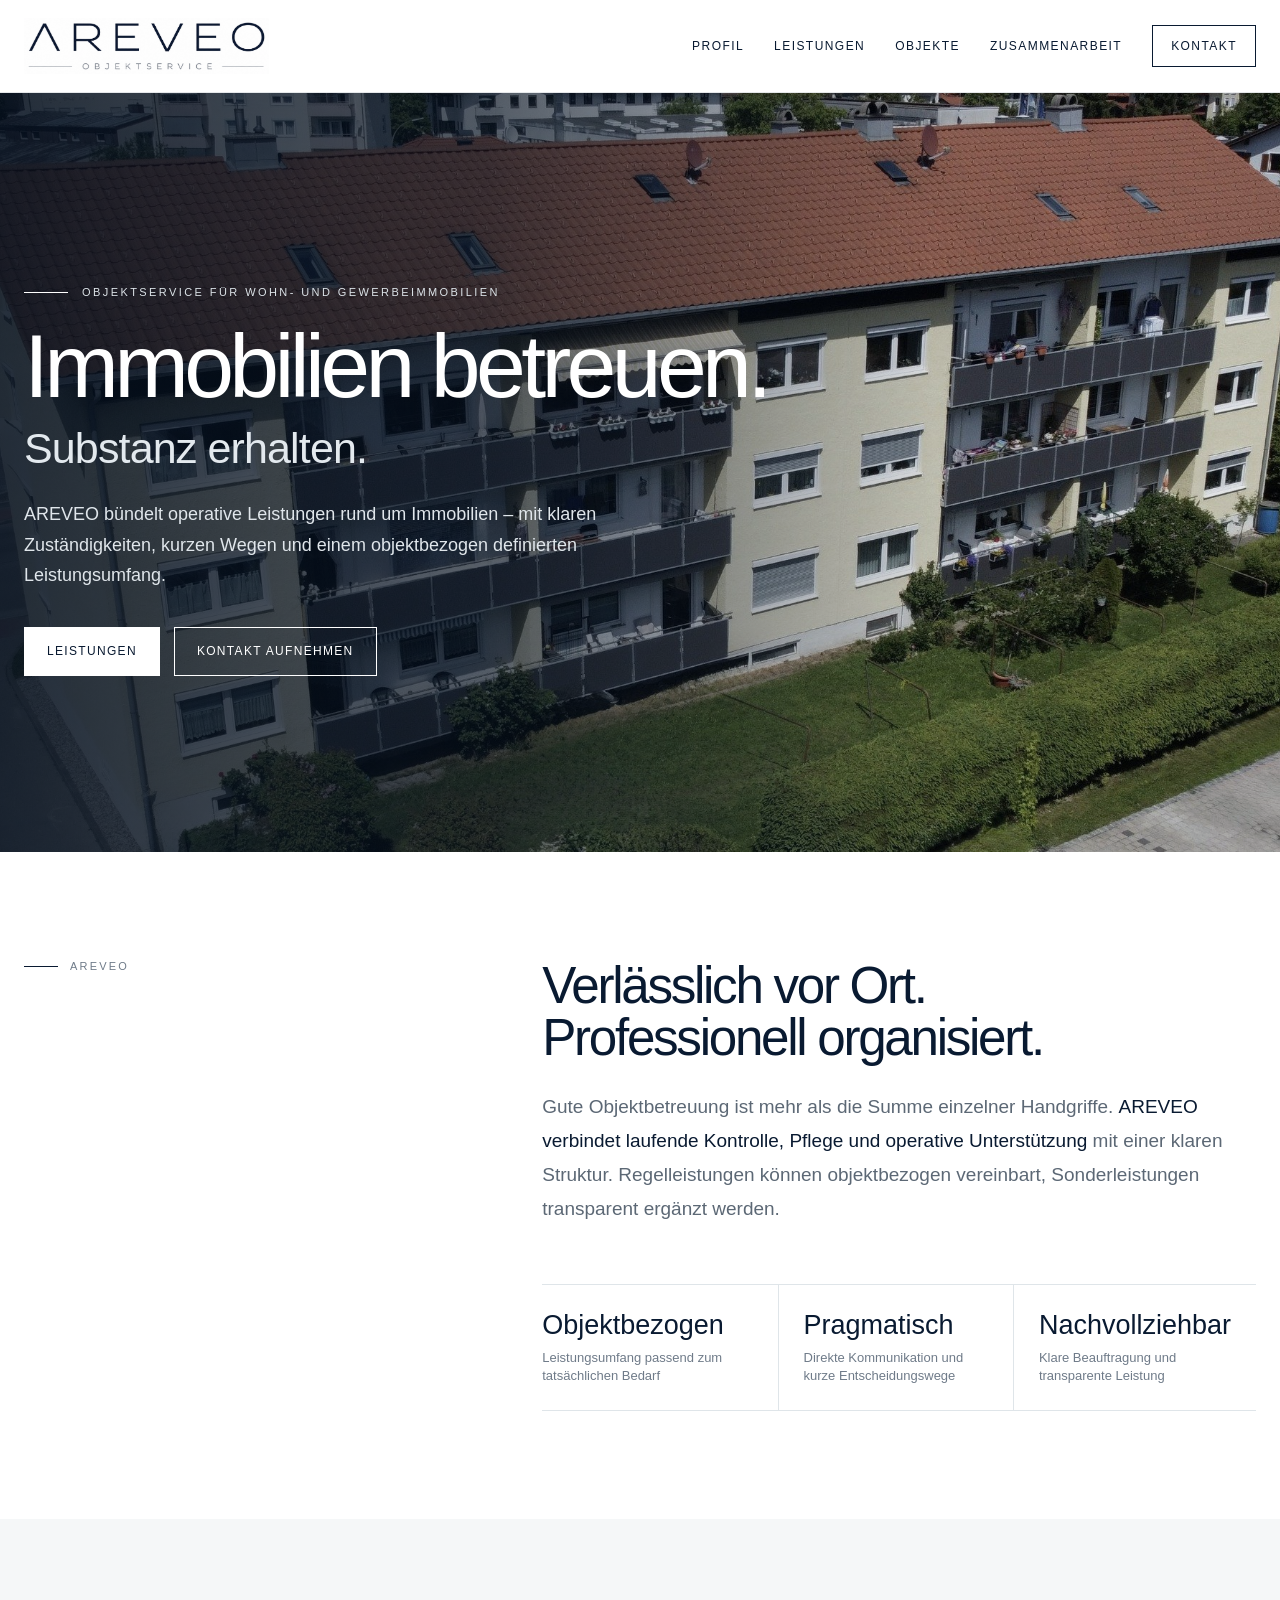
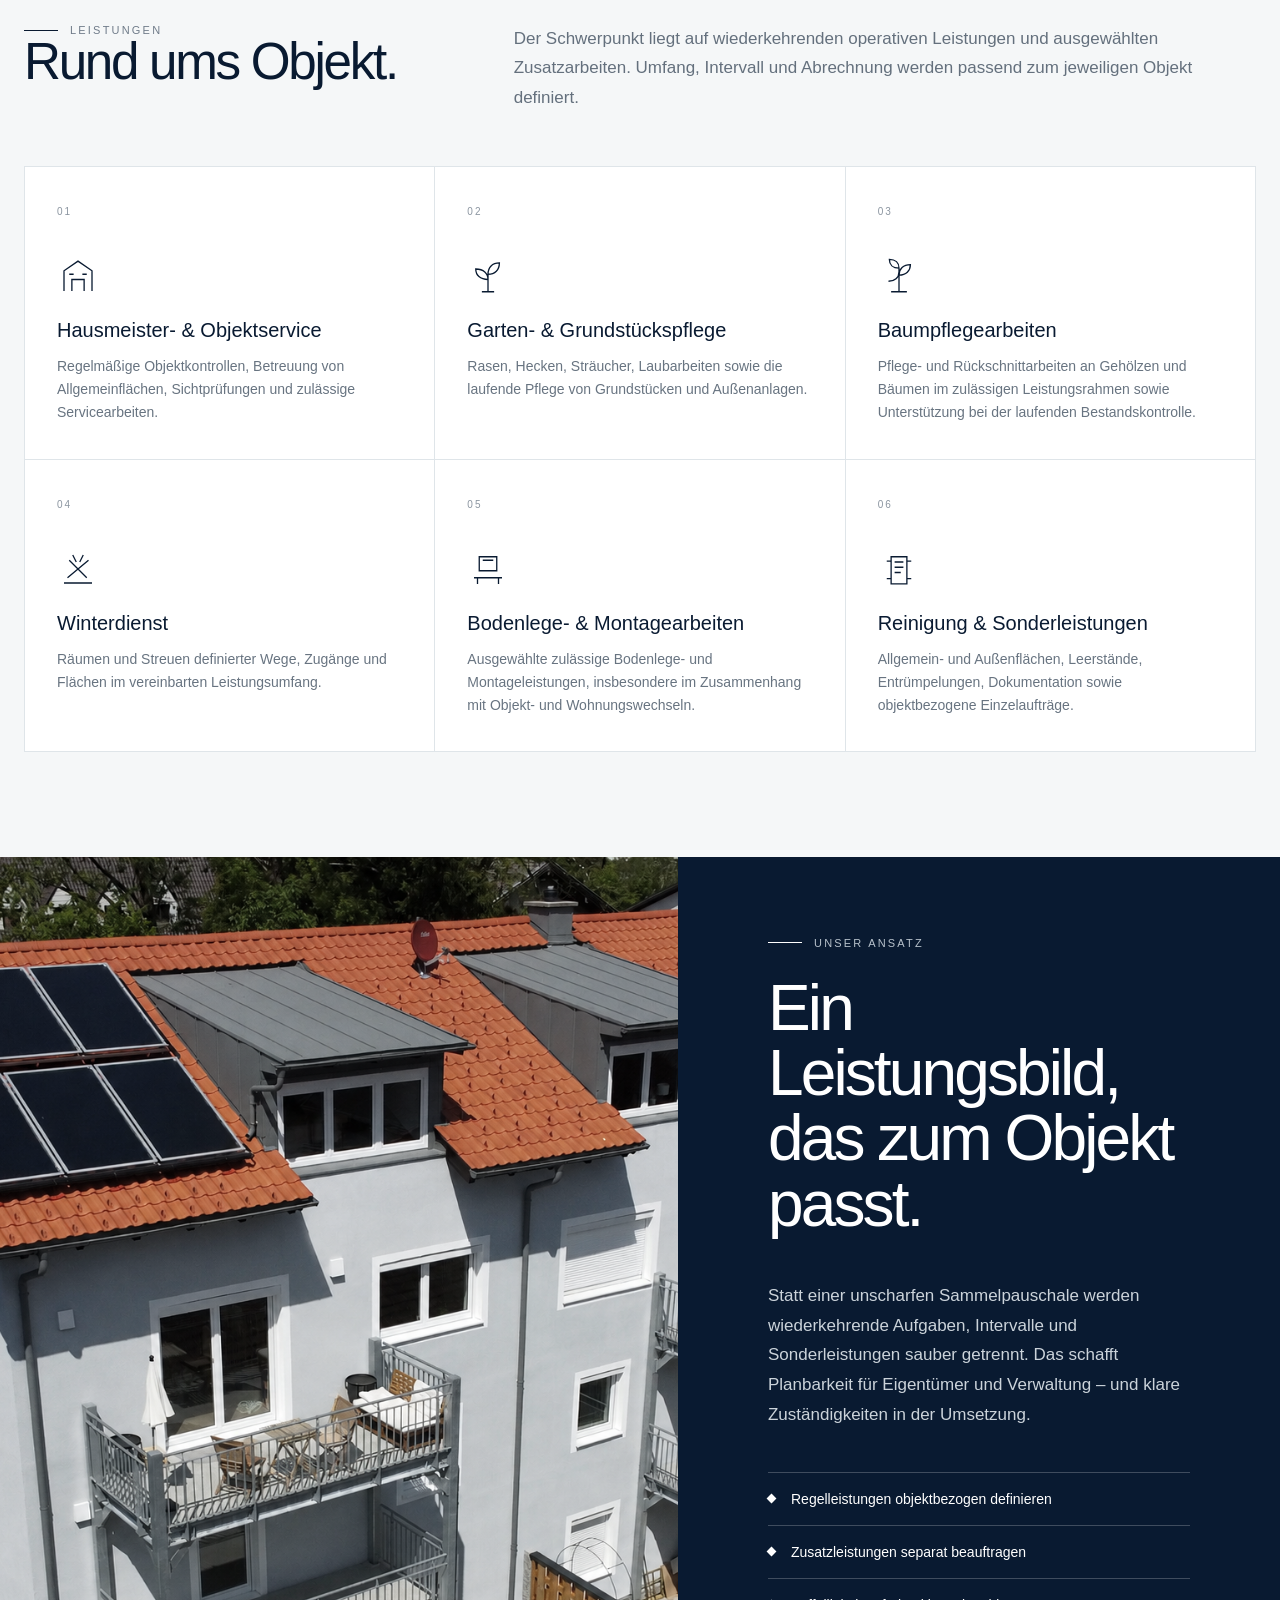
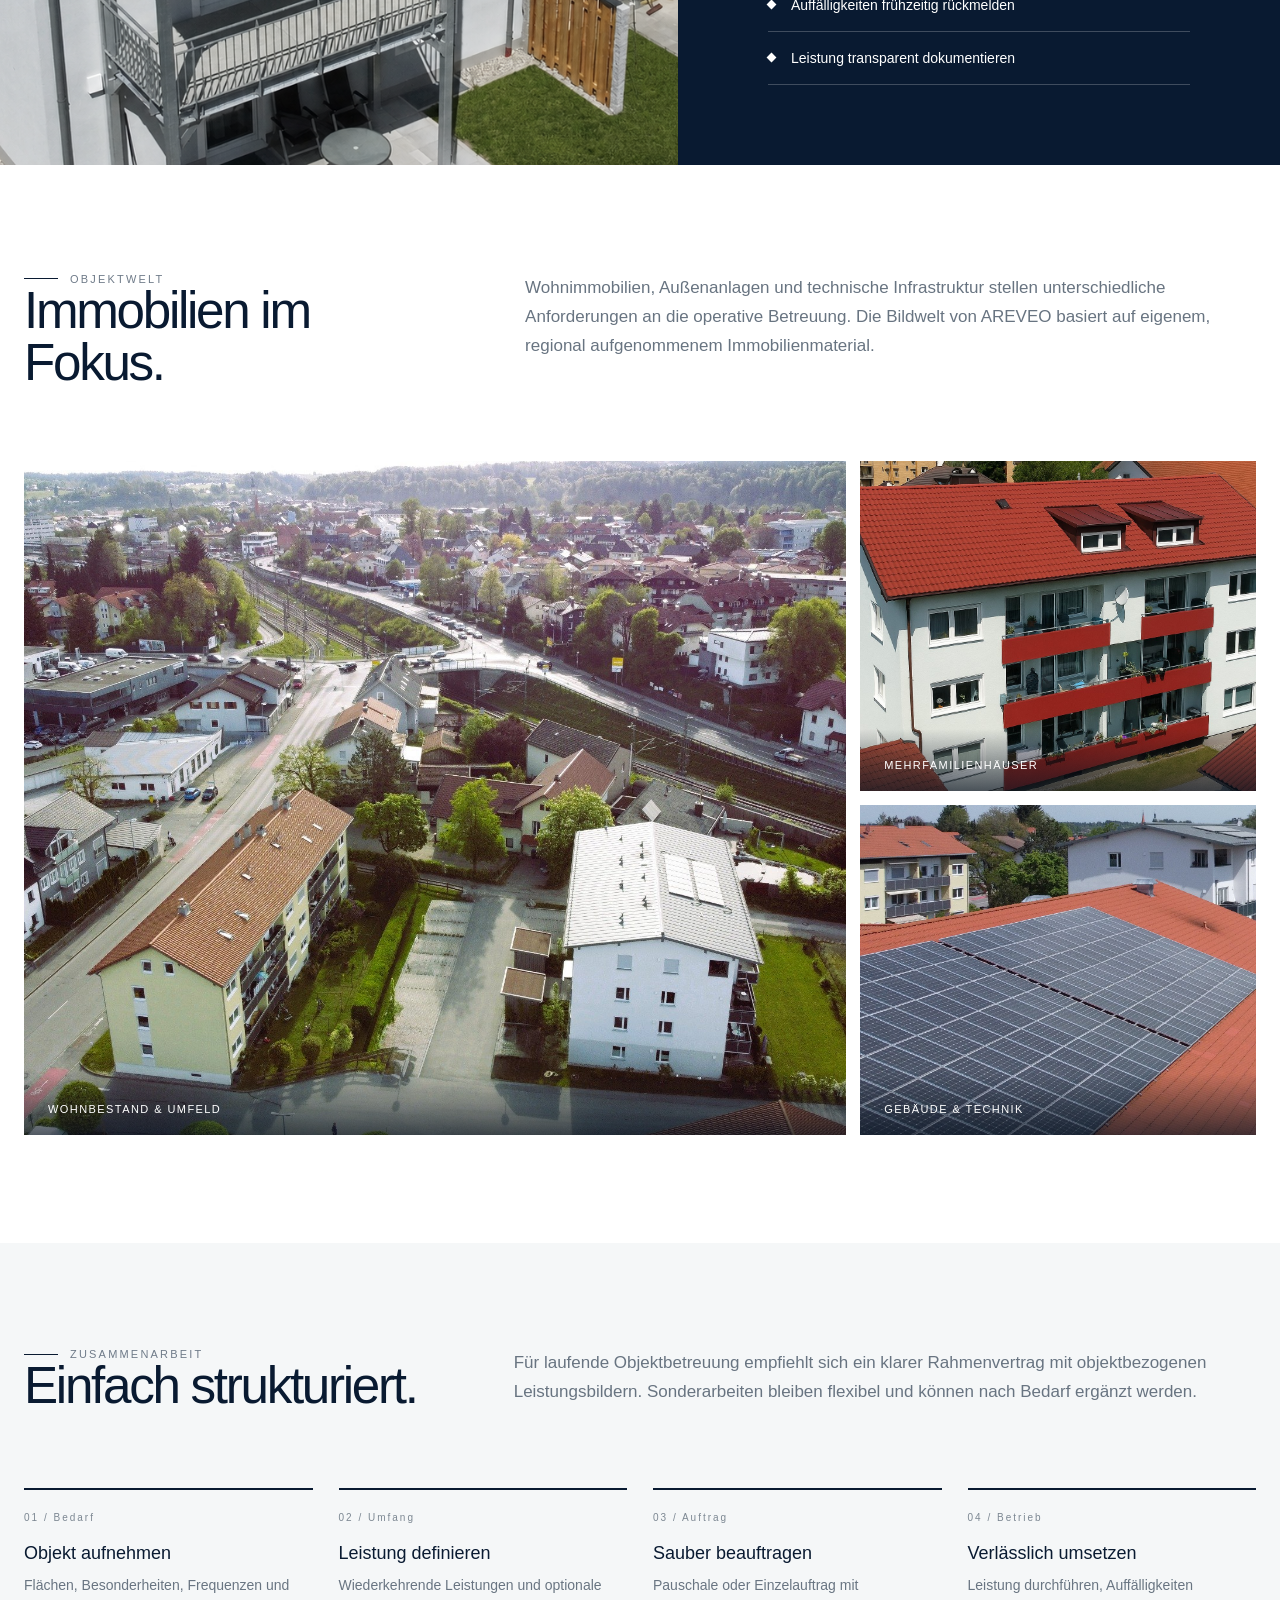
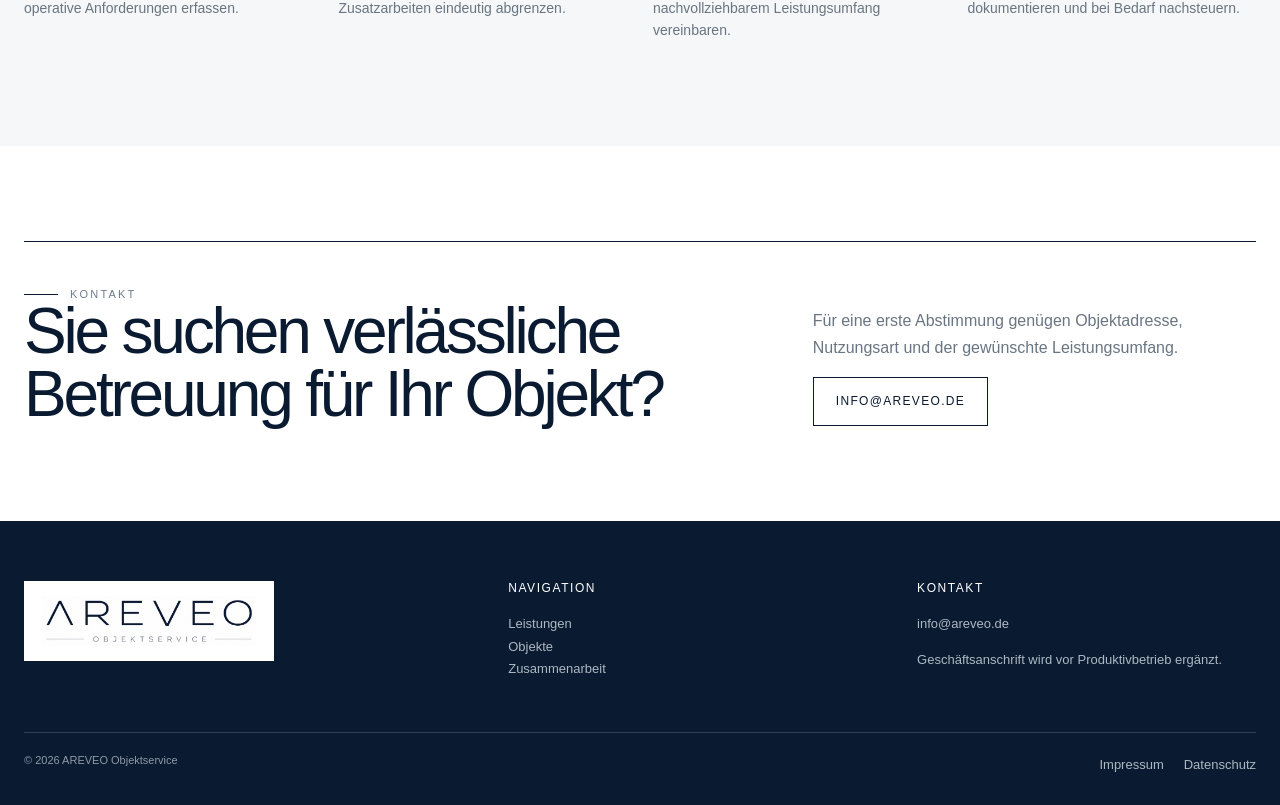
<file: index.html>
<!doctype html>
<html lang="de">
<head>
<meta charset="utf-8"><meta name="viewport" content="width=device-width,initial-scale=1">
<title>AREVEO Objektservice | Betreuung, Pflege und Werterhalt</title>
<meta name="description" content="AREVEO Objektservice – operative Immobilienbetreuung, Hausmeisterservice, Garten- und Grundstückspflege, Baumpflege, Winterdienst und ausgewählte Objektleistungen.">
<meta name="robots" content="noindex,nofollow">
  
<meta property="og:title" content="AREVEO Objektservice | Betreuung, Pflege und Werterhalt">
<meta property="og:description" content="Operative Immobilienbetreuung, Hausmeisterservice, Garten- und Grundstückspflege, Baumpflege und Winterdienst.">
<meta property="og:type" content="website">
<meta property="og:url" content="https://42689k5hr6-debug.github.io/areveo-website/">
<meta property="og:image" content="https://42689k5hr6-debug.github.io/areveo-website/assets/AREVEO_Preview_v4_centered.jpg">
<meta property="og:image:width" content="1200">
<meta property="og:image:height" content="630">
<meta property="og:image:type" content="image/jpeg">

<meta name="twitter:card" content="summary_large_image">
<meta name="twitter:title" content="AREVEO Objektservice">
<meta name="twitter:description" content="Betreuung, Pflege und Werterhalt von Immobilien.">
<meta name="twitter:image" content="https://42689k5hr6-debug.github.io/areveo-website/assets/AREVEO_Preview_v4_centered.jpg">
  
<link rel="icon" type="image/png" href="assets/favicon.png">
<link rel="apple-touch-icon" href="assets/apple-touch-icon.png">
<link rel="stylesheet" href="styles.css">
</head>
<body>
<header class="header"><div class="wrap nav">
<a class="brand" href="#top"><img src="assets/areveo-logo.png" alt="AREVEO Objektservice"></a>
<button class="menu-btn" aria-label="Menü öffnen" aria-expanded="false">☰</button>
<nav class="navlinks"><a href="#profil">Profil</a><a href="#leistungen">Leistungen</a><a href="#objekte">Objekte</a><a href="#zusammenarbeit">Zusammenarbeit</a><a class="nav-cta" href="#kontakt">Kontakt</a></nav>
</div></header>
<main id="top">
<section class="hero">
  <div class="hero-media"><img src="assets/hero.jpg" alt="Mehrfamilienhaus im regionalen Immobilienbestand"></div>
  <div class="wrap"><div class="hero-content">
    <div class="eyebrow">Objektservice für Wohn- und Gewerbeimmobilien</div>
    <h1>Immobilien betreuen.<span>Substanz erhalten.</span></h1>
    <p class="hero-copy">AREVEO bündelt operative Leistungen rund um Immobilien – mit klaren Zuständigkeiten, kurzen Wegen und einem objektbezogen definierten Leistungsumfang.</p>
    <div class="actions"><a class="btn btn-light" href="#leistungen">Leistungen</a><a class="btn btn-ghost" href="#kontakt">Kontakt aufnehmen</a></div>
  </div></div>
</section>

<section class="intro" id="profil"><div class="wrap intro-grid">
  <div class="section-label">AREVEO</div>
  <div><h2>Verlässlich vor Ort.<br>Professionell organisiert.</h2>
  <p>Gute Objektbetreuung ist mehr als die Summe einzelner Handgriffe. <strong>AREVEO verbindet laufende Kontrolle, Pflege und operative Unterstützung</strong> mit einer klaren Struktur. Regelleistungen können objektbezogen vereinbart, Sonderleistungen transparent ergänzt werden.</p>
  <div class="stats"><div class="stat"><b>Objektbezogen</b><span>Leistungsumfang passend zum tatsächlichen Bedarf</span></div><div class="stat"><b>Pragmatisch</b><span>Direkte Kommunikation und kurze Entscheidungswege</span></div><div class="stat"><b>Nachvollziehbar</b><span>Klare Beauftragung und transparente Leistung</span></div></div>
  </div>
</div></section>

<section class="services" id="leistungen"><div class="wrap">
<div class="services-head"><div><div class="section-label">Leistungen</div><h2>Rund ums Objekt.</h2></div><p>Der Schwerpunkt liegt auf wiederkehrenden operativen Leistungen und ausgewählten Zusatzarbeiten. Umfang, Intervall und Abrechnung werden passend zum jeweiligen Objekt definiert.</p></div>
<div class="service-grid">
<article class="service-card"><span class="service-no">01</span><div class="service-icon"><svg viewBox="0 0 48 48"><path d="M8 41V18l16-11 16 11v23M17 41V28h14v13M14 22h5M29 22h5"/></svg></div><h3>Hausmeister- & Objektservice</h3><p>Regelmäßige Objektkontrollen, Betreuung von Allgemeinflächen, Sichtprüfungen und zulässige Servicearbeiten.</p></article>
<article class="service-card"><span class="service-no">02</span><div class="service-icon"><svg viewBox="0 0 48 48"><path d="M24 42V22M24 28c-9 0-14-5-14-12 9 0 14 5 14 12ZM24 22c0-8 5-13 13-13 0 8-5 13-13 13ZM17 42h14"/></svg></div><h3>Garten- & Grundstückspflege</h3><p>Rasen, Hecken, Sträucher, Laubarbeiten sowie die laufende Pflege von Grundstücken und Außenanlagen.</p></article>
<article class="service-card"><span class="service-no">03</span><div class="service-icon"><svg viewBox="0 0 48 48"><path d="M24 42V15M15 42h18M24 15c-7 0-11-4-11-10 7 0 11 4 11 10ZM24 23c8 0 13-5 13-12-8 0-13 5-13 12ZM12 30c7 0 12-4 12-11"/></svg></div><h3>Baumpflegearbeiten</h3><p>Pflege- und Rückschnittarbeiten an Gehölzen und Bäumen im zulässigen Leistungsrahmen sowie Unterstützung bei der laufenden Bestandskontrolle.</p></article>
<article class="service-card"><span class="service-no">04</span><div class="service-icon"><svg viewBox="0 0 48 48"><path d="M12 34l24-20M14 14l20 20M8 40h32M18 8l4 8M30 8l-4 8"/></svg></div><h3>Winterdienst</h3><p>Räumen und Streuen definierter Wege, Zugänge und Flächen im vereinbarten Leistungsumfang.</p></article>
<article class="service-card"><span class="service-no">05</span><div class="service-icon"><svg viewBox="0 0 48 48"><path d="M8 34h32M12 34v7M36 34v7M14 10h20v16H14zM18 14h12"/></svg></div><h3>Bodenlege- & Montagearbeiten</h3><p>Ausgewählte zulässige Bodenlege- und Montageleistungen, insbesondere im Zusammenhang mit Objekt- und Wohnungswechseln.</p></article>
<article class="service-card"><span class="service-no">06</span><div class="service-icon"><svg viewBox="0 0 48 48"><path d="M15 10h18v31H15zM19 16h10M19 22h10M19 28h7M10 15h5M33 15h5M10 35h5M33 35h5"/></svg></div><h3>Reinigung & Sonderleistungen</h3><p>Allgemein- und Außenflächen, Leerstände, Entrümpelungen, Dokumentation sowie objektbezogene Einzelaufträge.</p></article>
</div></div></section>

<section class="feature"><div class="feature-image"><img src="assets/property-grey.png" alt="Modernes Mehrfamilienhaus"></div><div class="feature-copy"><div class="section-label">Unser Ansatz</div><h2>Ein Leistungsbild, das zum Objekt passt.</h2><p>Statt einer unscharfen Sammelpauschale werden wiederkehrende Aufgaben, Intervalle und Sonderleistungen sauber getrennt. Das schafft Planbarkeit für Eigentümer und Verwaltung – und klare Zuständigkeiten in der Umsetzung.</p><div class="feature-list"><div><span></span>Regelleistungen objektbezogen definieren</div><div><span></span>Zusatzleistungen separat beauftragen</div><div><span></span>Auffälligkeiten frühzeitig rückmelden</div><div><span></span>Leistung transparent dokumentieren</div></div></div></section>

<section class="portfolio" id="objekte"><div class="wrap">
<div class="portfolio-top"><div><div class="section-label">Objektwelt</div><h2>Immobilien im Fokus.</h2></div><p>Wohnimmobilien, Außenanlagen und technische Infrastruktur stellen unterschiedliche Anforderungen an die operative Betreuung. Die Bildwelt von AREVEO basiert auf eigenem, regional aufgenommenem Immobilienmaterial.</p></div>
<div class="gallery"><figure><img src="assets/aerial.jpg" alt="Luftaufnahme eines Wohnquartiers"><figcaption class="gallery-caption">Wohnbestand & Umfeld</figcaption></figure><figure><img src="assets/property-red.jpg" alt="Mehrfamilienhaus mit roten Balkonen"><figcaption class="gallery-caption">Mehrfamilienhäuser</figcaption></figure><figure><img src="assets/solar.jpg" alt="Photovoltaikanlage auf Wohngebäude"><figcaption class="gallery-caption">Gebäude & Technik</figcaption></figure></div>
</div></section>

<section class="process" id="zusammenarbeit"><div class="wrap"><div class="process-head"><div><div class="section-label">Zusammenarbeit</div><h2>Einfach strukturiert.</h2></div><p>Für laufende Objektbetreuung empfiehlt sich ein klarer Rahmenvertrag mit objektbezogenen Leistungsbildern. Sonderarbeiten bleiben flexibel und können nach Bedarf ergänzt werden.</p></div><div class="steps"><div class="step"><small>01 / Bedarf</small><h3>Objekt aufnehmen</h3><p>Flächen, Besonderheiten, Frequenzen und operative Anforderungen erfassen.</p></div><div class="step"><small>02 / Umfang</small><h3>Leistung definieren</h3><p>Wiederkehrende Leistungen und optionale Zusatzarbeiten eindeutig abgrenzen.</p></div><div class="step"><small>03 / Auftrag</small><h3>Sauber beauftragen</h3><p>Pauschale oder Einzelauftrag mit nachvollziehbarem Leistungsumfang vereinbaren.</p></div><div class="step"><small>04 / Betrieb</small><h3>Verlässlich umsetzen</h3><p>Leistung durchführen, Auffälligkeiten dokumentieren und bei Bedarf nachsteuern.</p></div></div></div></section>

<section class="cta" id="kontakt"><div class="wrap cta-box"><div><div class="section-label">Kontakt</div><h2>Sie suchen verlässliche Betreuung für Ihr Objekt?</h2></div><div><p>Für eine erste Abstimmung genügen Objektadresse, Nutzungsart und der gewünschte Leistungsumfang.</p><a class="btn" href="mailto:info@areveo.de">info@areveo.de</a></div></div></section>
</main>
<footer class="footer"><div class="wrap"><div class="footer-grid"><div><img class="footer-logo" src="assets/areveo-logo.png" alt="AREVEO Objektservice"></div><div><h4>Navigation</h4><a href="#leistungen">Leistungen</a><br><a href="#objekte">Objekte</a><br><a href="#zusammenarbeit">Zusammenarbeit</a></div><div><h4>Kontakt</h4><a href="mailto:info@areveo.de">info@areveo.de</a><p>Geschäftsanschrift wird vor Produktivbetrieb ergänzt.</p></div></div><div class="footer-bottom"><span>© <span id="year"></span> AREVEO Objektservice</span><div class="footer-links"><a href="impressum.html">Impressum</a><a href="datenschutz.html">Datenschutz</a></div></div></div></footer>
<script src="script.js"></script>
</body></html>
</file>
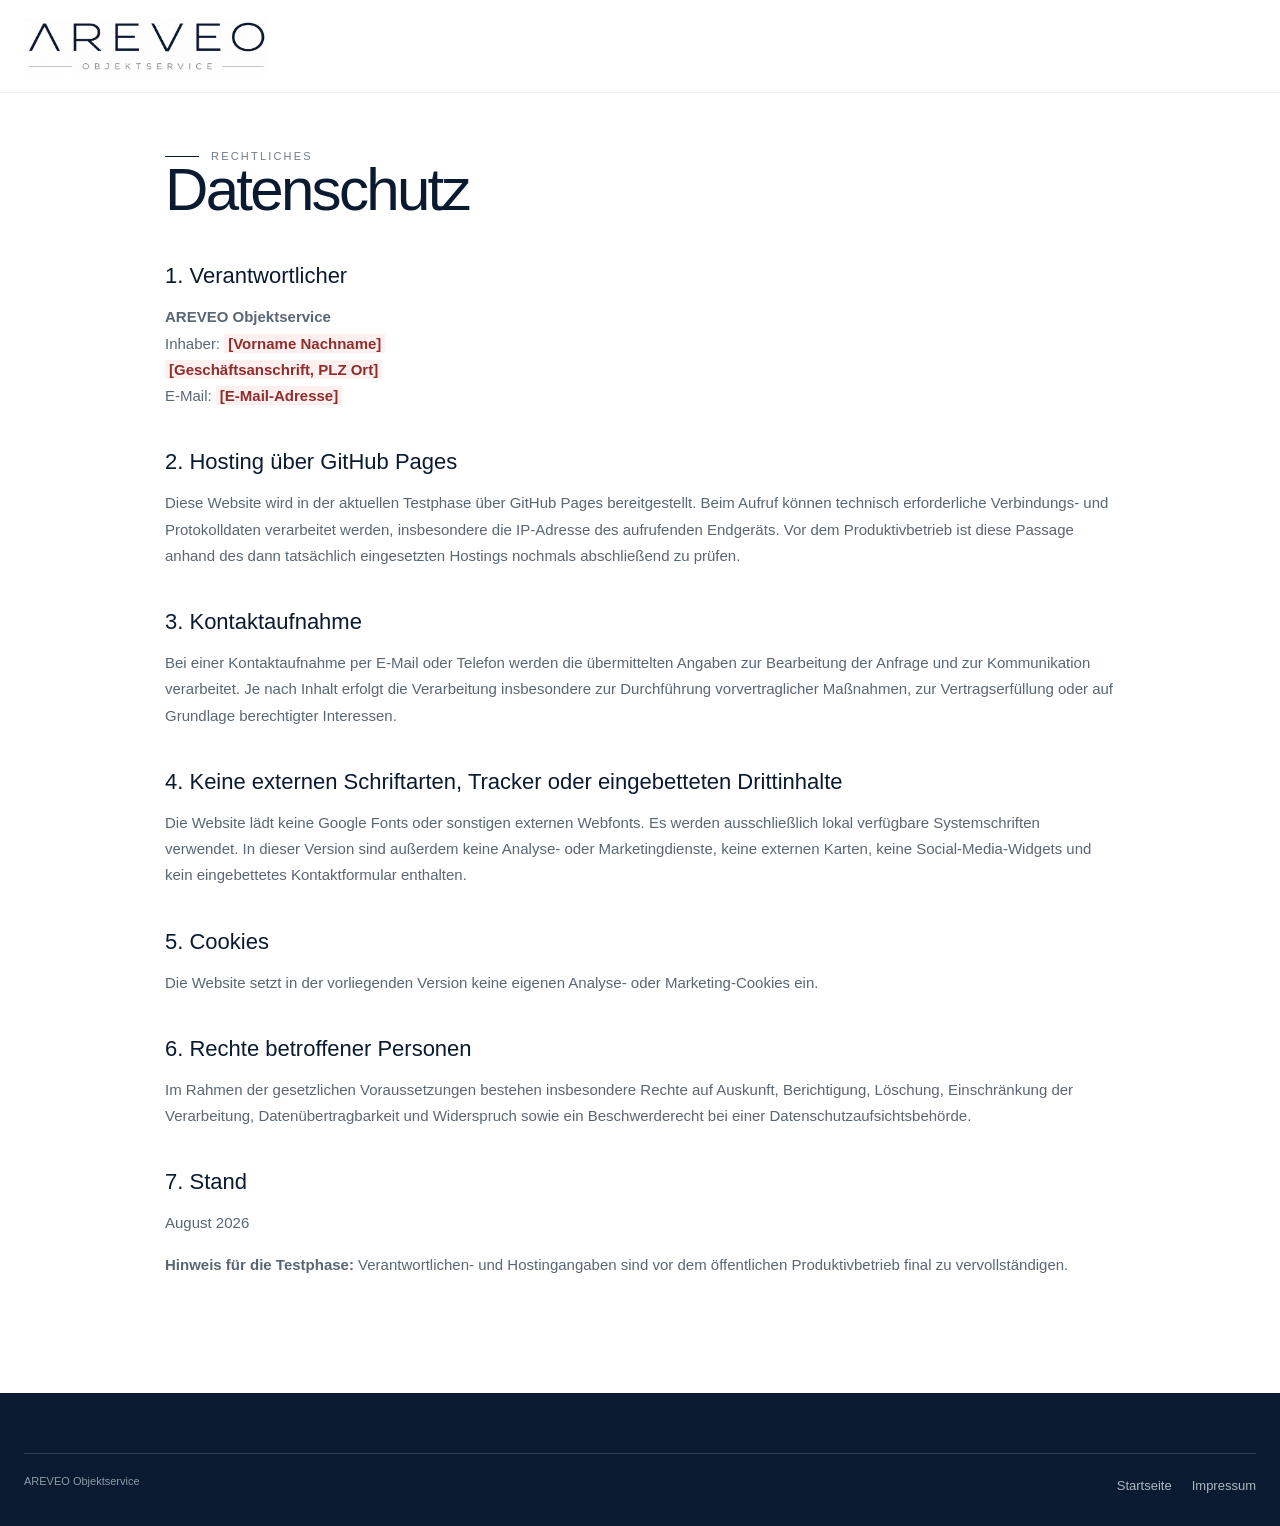
<file: datenschutz.html>
<!doctype html><html lang="de"><head><meta charset="utf-8"><meta name="viewport" content="width=device-width,initial-scale=1"><meta name="robots" content="noindex,nofollow"><title>Datenschutz | AREVEO Objektservice</title><link rel="icon" href="assets/favicon.png"><link rel="stylesheet" href="styles.css"></head><body>
<header class="header"><div class="wrap nav"><a class="brand" href="index.html"><img src="assets/areveo-logo.png" alt="AREVEO Objektservice"></a></div></header>
<main class="legal"><div class="wrap"><div class="section-label">Rechtliches</div><h1>Datenschutz</h1><h2>1. Verantwortlicher</h2><p><strong>AREVEO Objektservice</strong><br>Inhaber: <span class="placeholder">[Vorname Nachname]</span><br><span class="placeholder">[Geschäftsanschrift, PLZ Ort]</span><br>E-Mail: <span class="placeholder">[E-Mail-Adresse]</span></p><h2>2. Hosting über GitHub Pages</h2><p>Diese Website wird in der aktuellen Testphase über GitHub Pages bereitgestellt. Beim Aufruf können technisch erforderliche Verbindungs- und Protokolldaten verarbeitet werden, insbesondere die IP-Adresse des aufrufenden Endgeräts. Vor dem Produktivbetrieb ist diese Passage anhand des dann tatsächlich eingesetzten Hostings nochmals abschließend zu prüfen.</p><h2>3. Kontaktaufnahme</h2><p>Bei einer Kontaktaufnahme per E-Mail oder Telefon werden die übermittelten Angaben zur Bearbeitung der Anfrage und zur Kommunikation verarbeitet. Je nach Inhalt erfolgt die Verarbeitung insbesondere zur Durchführung vorvertraglicher Maßnahmen, zur Vertragserfüllung oder auf Grundlage berechtigter Interessen.</p><h2>4. Keine externen Schriftarten, Tracker oder eingebetteten Drittinhalte</h2><p>Die Website lädt keine Google Fonts oder sonstigen externen Webfonts. Es werden ausschließlich lokal verfügbare Systemschriften verwendet. In dieser Version sind außerdem keine Analyse- oder Marketingdienste, keine externen Karten, keine Social-Media-Widgets und kein eingebettetes Kontaktformular enthalten.</p><h2>5. Cookies</h2><p>Die Website setzt in der vorliegenden Version keine eigenen Analyse- oder Marketing-Cookies ein.</p><h2>6. Rechte betroffener Personen</h2><p>Im Rahmen der gesetzlichen Voraussetzungen bestehen insbesondere Rechte auf Auskunft, Berichtigung, Löschung, Einschränkung der Verarbeitung, Datenübertragbarkeit und Widerspruch sowie ein Beschwerderecht bei einer Datenschutzaufsichtsbehörde.</p><h2>7. Stand</h2><p>August 2026</p><p><strong>Hinweis für die Testphase:</strong> Verantwortlichen- und Hostingangaben sind vor dem öffentlichen Produktivbetrieb final zu vervollständigen.</p></div></main>
<footer class="footer"><div class="wrap"><div class="footer-bottom" style="margin-top:0"><span>AREVEO Objektservice</span><div class="footer-links"><a href="index.html">Startseite</a><a href="impressum.html">Impressum</a></div></div></div></footer></body></html>
</file>
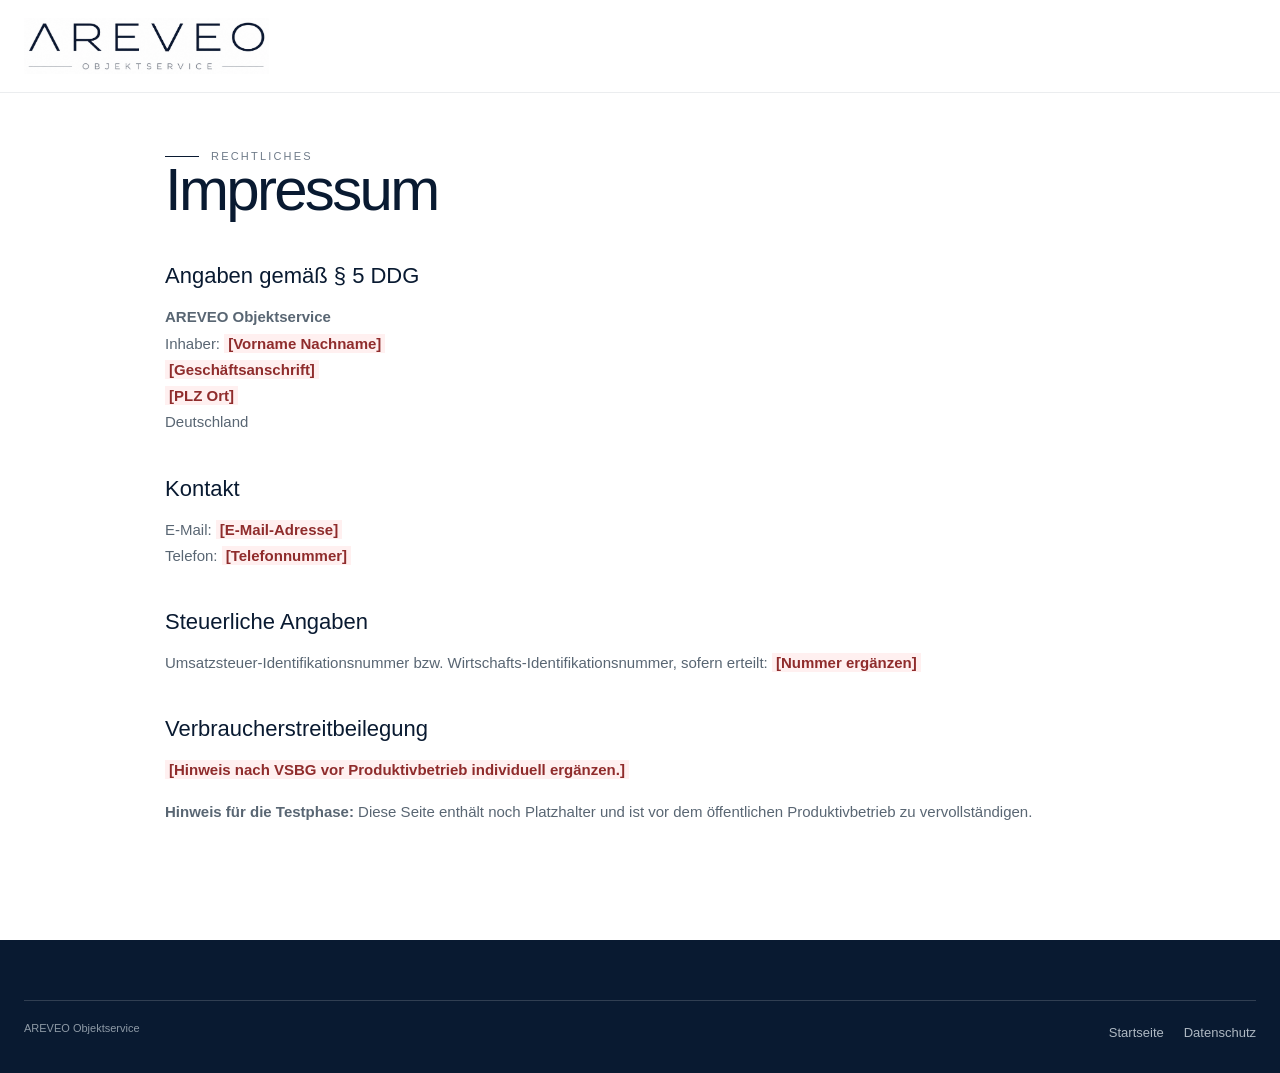
<file: impressum.html>
<!doctype html><html lang="de"><head><meta charset="utf-8"><meta name="viewport" content="width=device-width,initial-scale=1"><meta name="robots" content="noindex,nofollow"><title>Impressum | AREVEO Objektservice</title><link rel="icon" href="assets/favicon.png"><link rel="stylesheet" href="styles.css"></head><body>
<header class="header"><div class="wrap nav"><a class="brand" href="index.html"><img src="assets/areveo-logo.png" alt="AREVEO Objektservice"></a></div></header>
<main class="legal"><div class="wrap"><div class="section-label">Rechtliches</div><h1>Impressum</h1><h2>Angaben gemäß § 5 DDG</h2><p><strong>AREVEO Objektservice</strong><br>Inhaber: <span class="placeholder">[Vorname Nachname]</span><br><span class="placeholder">[Geschäftsanschrift]</span><br><span class="placeholder">[PLZ Ort]</span><br>Deutschland</p><h2>Kontakt</h2><p>E-Mail: <span class="placeholder">[E-Mail-Adresse]</span><br>Telefon: <span class="placeholder">[Telefonnummer]</span></p><h2>Steuerliche Angaben</h2><p>Umsatzsteuer-Identifikationsnummer bzw. Wirtschafts-Identifikationsnummer, sofern erteilt: <span class="placeholder">[Nummer ergänzen]</span></p><h2>Verbraucherstreitbeilegung</h2><p><span class="placeholder">[Hinweis nach VSBG vor Produktivbetrieb individuell ergänzen.]</span></p><p><strong>Hinweis für die Testphase:</strong> Diese Seite enthält noch Platzhalter und ist vor dem öffentlichen Produktivbetrieb zu vervollständigen.</p></div></main>
<footer class="footer"><div class="wrap"><div class="footer-bottom" style="margin-top:0"><span>AREVEO Objektservice</span><div class="footer-links"><a href="index.html">Startseite</a><a href="datenschutz.html">Datenschutz</a></div></div></div></footer></body></html>
</file>
<file: styles.css>
:root{
  --navy:#091a31;
  --navy-2:#102843;
  --steel:#6f7b89;
  --line:#dfe5e9;
  --soft:#f5f7f8;
  --white:#fff;
  --ink:#142235;
  --max:1240px;
}
*{box-sizing:border-box}
html{scroll-behavior:smooth}
body{margin:0;color:var(--ink);background:#fff;font-family:Arial,Helvetica,sans-serif;-webkit-font-smoothing:antialiased;text-rendering:optimizeLegibility}
a{color:inherit;text-decoration:none} img{max-width:100%;display:block} button{font:inherit}
.wrap{width:min(calc(100% - 48px),var(--max));margin:auto}
.header{position:fixed;inset:0 0 auto 0;z-index:50;background:rgba(255,255,255,.97);border-bottom:1px solid rgba(9,26,49,.08);transition:.25s}
.header.scrolled{box-shadow:0 8px 30px rgba(9,26,49,.06)}
.nav{height:92px;display:flex;align-items:center;justify-content:space-between;gap:36px}
.brand img{width:245px;height:auto}
.navlinks{display:flex;align-items:center;gap:30px;font-size:12px;letter-spacing:.12em;text-transform:uppercase;color:var(--navy)}
.navlinks a{position:relative;padding:10px 0}.navlinks a:not(.nav-cta):after{content:"";position:absolute;left:0;right:100%;bottom:3px;height:1px;background:var(--navy);transition:.2s}.navlinks a:hover:after{right:0}
.nav-cta{border:1px solid var(--navy);padding:13px 18px!important}.nav-cta:hover{background:var(--navy);color:#fff}
.menu-btn{display:none;background:none;border:0;color:var(--navy);font-size:27px}
.hero{min-height:760px;margin-top:92px;position:relative;display:grid;align-items:end;overflow:hidden;background:#0b1e34}
.hero-media{position:absolute;inset:0}.hero-media img{width:100%;height:100%;object-fit:cover;object-position:center 42%;filter:saturate(.83) contrast(1.03)}
.hero-media:after{content:"";position:absolute;inset:0;background:linear-gradient(90deg,rgba(4,15,29,.86) 0%,rgba(4,15,29,.66) 38%,rgba(4,15,29,.15) 73%,rgba(4,15,29,.1) 100%)}
.hero-content{position:relative;z-index:2;color:#fff;padding:110px 0 92px;max-width:780px}
.eyebrow{font-size:11px;text-transform:uppercase;letter-spacing:.22em;display:flex;align-items:center;gap:14px;margin-bottom:26px;color:#dce3e8}.eyebrow:before{content:"";width:44px;height:1px;background:#fff}
h1{font-size:clamp(54px,7vw,96px);line-height:.94;letter-spacing:-.052em;font-weight:400;margin:0}.hero h1 span{display:block;font-size:.48em;letter-spacing:-.02em;margin-top:19px;color:#e3e9ee}
.hero-copy{max-width:680px;font-size:18px;line-height:1.7;color:#e0e6eb;margin:31px 0 36px}
.actions{display:flex;gap:14px;flex-wrap:wrap}.btn{display:inline-flex;align-items:center;justify-content:center;min-height:49px;padding:0 22px;border:1px solid currentColor;font-size:12px;letter-spacing:.11em;text-transform:uppercase;transition:.2s}.btn-light{background:#fff;color:var(--navy);border-color:#fff}.btn-light:hover{background:transparent;color:#fff}.btn-ghost{color:#fff}.btn-ghost:hover{background:#fff;color:var(--navy)}
.intro{padding:108px 0}.intro-grid{display:grid;grid-template-columns:.75fr 1.25fr;gap:90px;align-items:start}.section-label{font-size:11px;letter-spacing:.2em;text-transform:uppercase;color:var(--steel);display:flex;gap:12px;align-items:center}.section-label:before{content:"";width:34px;height:1px;background:var(--navy)}
.intro h2,.services h2,.portfolio h2,.process h2{font-size:clamp(39px,4vw,60px);line-height:1.02;letter-spacing:-.045em;font-weight:400;color:var(--navy);margin:0 0 26px}.intro p{font-size:19px;line-height:1.78;color:#5c6875;margin:0;max-width:760px}.intro p strong{color:var(--navy);font-weight:500}
.stats{display:grid;grid-template-columns:repeat(3,1fr);margin-top:58px;border-top:1px solid var(--line);border-bottom:1px solid var(--line)}.stat{padding:25px 25px 25px 0}.stat+.stat{border-left:1px solid var(--line);padding-left:25px}.stat b{display:block;font-weight:400;color:var(--navy);font-size:27px}.stat span{display:block;color:var(--steel);font-size:13px;margin-top:8px;line-height:1.4}
.services{padding:105px 0;background:var(--soft)}.services-head{display:grid;grid-template-columns:.7fr 1.3fr;gap:90px;margin-bottom:52px}.services-head p{font-size:17px;line-height:1.72;color:#64707d;margin:0;max-width:760px}.service-grid{display:grid;grid-template-columns:repeat(3,1fr);background:#fff;border-left:1px solid var(--line);border-top:1px solid var(--line)}.service-card{min-height:286px;padding:34px 32px;border-right:1px solid var(--line);border-bottom:1px solid var(--line);transition:.2s}.service-card:hover{background:#fafbfb;transform:translateY(-2px)}.service-no{font-size:10px;letter-spacing:.2em;color:#8b95a0}.service-icon{width:42px;height:42px;margin:36px 0 22px;color:var(--navy)}.service-icon svg{width:100%;height:100%;stroke:currentColor;fill:none;stroke-width:1.5}.service-card h3{font-size:20px;font-weight:500;color:var(--navy);margin:0 0 13px}.service-card p{font-size:14px;line-height:1.65;color:#687481;margin:0}
.feature{display:grid;grid-template-columns:1.06fr .94fr;min-height:610px;background:var(--navy);color:#fff}.feature-image{min-height:540px}.feature-image img{width:100%;height:100%;object-fit:cover;filter:saturate(.78)}.feature-copy{padding:80px clamp(36px,7vw,110px);display:flex;flex-direction:column;justify-content:center}.feature-copy .section-label{color:#b8c2cc}.feature-copy .section-label:before{background:#fff}.feature-copy h2{font-size:clamp(42px,5vw,66px);line-height:1.02;letter-spacing:-.045em;font-weight:400;margin:27px 0;color:#fff}.feature-copy p{color:#cbd3da;line-height:1.75;font-size:17px}.feature-list{margin-top:25px;border-top:1px solid rgba(255,255,255,.22)}.feature-list div{padding:18px 0;border-bottom:1px solid rgba(255,255,255,.22);display:flex;gap:16px;align-items:center;font-size:14px}.feature-list span{width:7px;height:7px;background:#fff;display:inline-block;transform:rotate(45deg)}
.portfolio{padding:108px 0}.portfolio-top{display:grid;grid-template-columns:.72fr 1.28fr;gap:90px;margin-bottom:46px}.portfolio-top p{font-size:17px;line-height:1.72;color:#687481;margin:0;max-width:760px}.gallery{display:grid;grid-template-columns:1.35fr .65fr;grid-template-rows:330px 330px;gap:14px}.gallery figure{margin:0;overflow:hidden;position:relative;background:#eee}.gallery figure:first-child{grid-row:1/3}.gallery img{width:100%;height:100%;object-fit:cover;transition:transform .55s ease}.gallery figure:hover img{transform:scale(1.025)}.gallery-caption{position:absolute;left:0;right:0;bottom:0;padding:30px 24px 20px;background:linear-gradient(transparent,rgba(4,15,29,.68));color:#fff;font-size:11px;letter-spacing:.13em;text-transform:uppercase}
.process{padding:105px 0;background:var(--soft)}.process-head{display:grid;grid-template-columns:.7fr 1.3fr;gap:90px;margin-bottom:50px}.process-head p{font-size:17px;line-height:1.72;color:#687481;margin:0;max-width:760px}.steps{display:grid;grid-template-columns:repeat(4,1fr);gap:26px}.step{padding-top:17px;border-top:2px solid var(--navy)}.step small{font-size:10px;letter-spacing:.2em;color:#7c8792}.step h3{font-weight:500;color:var(--navy);font-size:18px;margin:18px 0 10px}.step p{font-size:14px;line-height:1.6;color:#697582;margin:0}
.cta{padding:95px 0;background:#fff}.cta-box{display:grid;grid-template-columns:1.25fr .75fr;gap:50px;align-items:end;border-top:1px solid var(--navy);padding-top:46px}.cta h2{font-size:clamp(45px,5vw,72px);letter-spacing:-.05em;line-height:.98;font-weight:400;color:var(--navy);margin:0}.cta p{font-size:16px;line-height:1.7;color:#697582}.cta .btn{color:var(--navy)}.cta .btn:hover{background:var(--navy);color:#fff}
.footer{background:var(--navy);color:#d1d8de;padding:60px 0 28px}.footer-grid{display:grid;grid-template-columns:1.1fr .9fr .9fr;gap:70px}.footer-logo{background:#fff;padding:15px 18px;width:250px}.footer h4{font-weight:500;font-size:12px;text-transform:uppercase;letter-spacing:.13em;margin:0 0 18px;color:#fff}.footer p,.footer a{font-size:13px;line-height:1.75;color:#aeb8c2}.footer a:hover{color:#fff}.footer-bottom{margin-top:48px;padding-top:21px;border-top:1px solid rgba(255,255,255,.16);display:flex;justify-content:space-between;gap:30px;font-size:11px;color:#8e9aa6}.footer-links{display:flex;gap:20px}
.legal{padding:150px 0 100px;min-height:80vh}.legal .wrap{max-width:950px}.legal h1{font-size:60px;font-weight:400;letter-spacing:-.045em;color:var(--navy);margin:0 0 45px}.legal h2{font-size:22px;font-weight:500;color:var(--navy);margin:40px 0 10px}.legal p,.legal li{font-size:15px;line-height:1.75;color:#596673}.legal .placeholder{font-weight:700;color:#8f2c2c;background:#fff0f0;padding:1px 4px}
@media(max-width:950px){.navlinks{display:none;position:absolute;top:78px;left:0;right:0;background:#fff;flex-direction:column;align-items:flex-start;padding:24px;border-bottom:1px solid var(--line)}.navlinks.open{display:flex}.menu-btn{display:block}.nav{height:78px}.brand img{width:210px}.hero{margin-top:78px;min-height:690px}.intro-grid,.services-head,.portfolio-top,.process-head,.cta-box,.footer-grid{grid-template-columns:1fr;gap:35px}.service-grid{grid-template-columns:1fr 1fr}.feature{grid-template-columns:1fr}.feature-image{min-height:430px}.steps{grid-template-columns:1fr 1fr}.gallery{grid-template-columns:1fr 1fr;grid-template-rows:330px 260px}.gallery figure:first-child{grid-column:1/3;grid-row:auto}.stats{grid-template-columns:1fr}.stat+.stat{border-left:0;border-top:1px solid var(--line);padding-left:0}.footer-grid{gap:38px}}
@media(max-width:620px){.wrap{width:min(calc(100% - 30px),var(--max))}.brand img{width:190px}.hero{min-height:650px}.hero-content{padding:80px 0 65px}.hero-media:after{background:linear-gradient(90deg,rgba(4,15,29,.84),rgba(4,15,29,.55))}.intro,.services,.portfolio,.process{padding:78px 0}.service-grid{grid-template-columns:1fr}.steps{grid-template-columns:1fr}.gallery{display:grid;grid-template-columns:1fr;grid-template-rows:300px 240px 240px}.gallery figure:first-child{grid-column:auto}.feature-copy{padding:60px 28px}.cta{padding:75px 0}.footer-bottom{flex-direction:column}.footer-links{flex-wrap:wrap}.legal{padding-top:120px}.legal h1{font-size:47px}}
</file>
